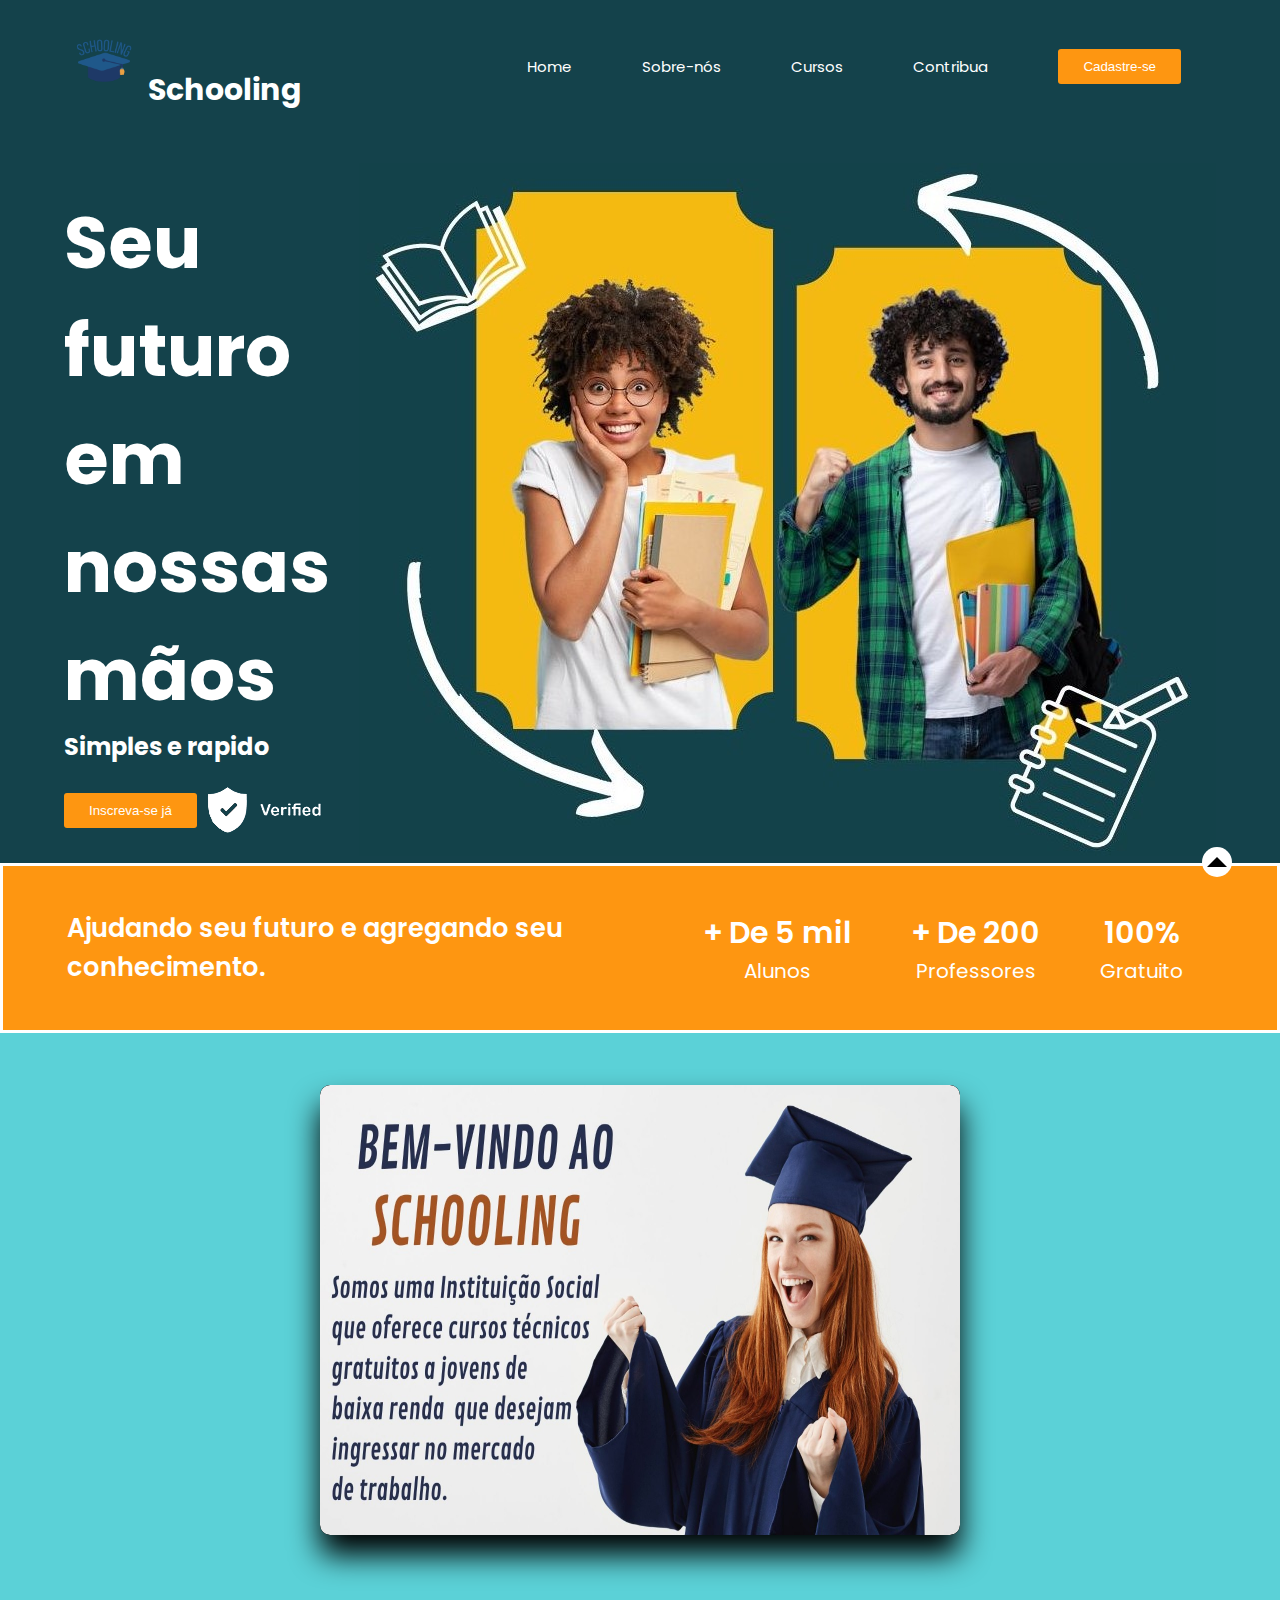
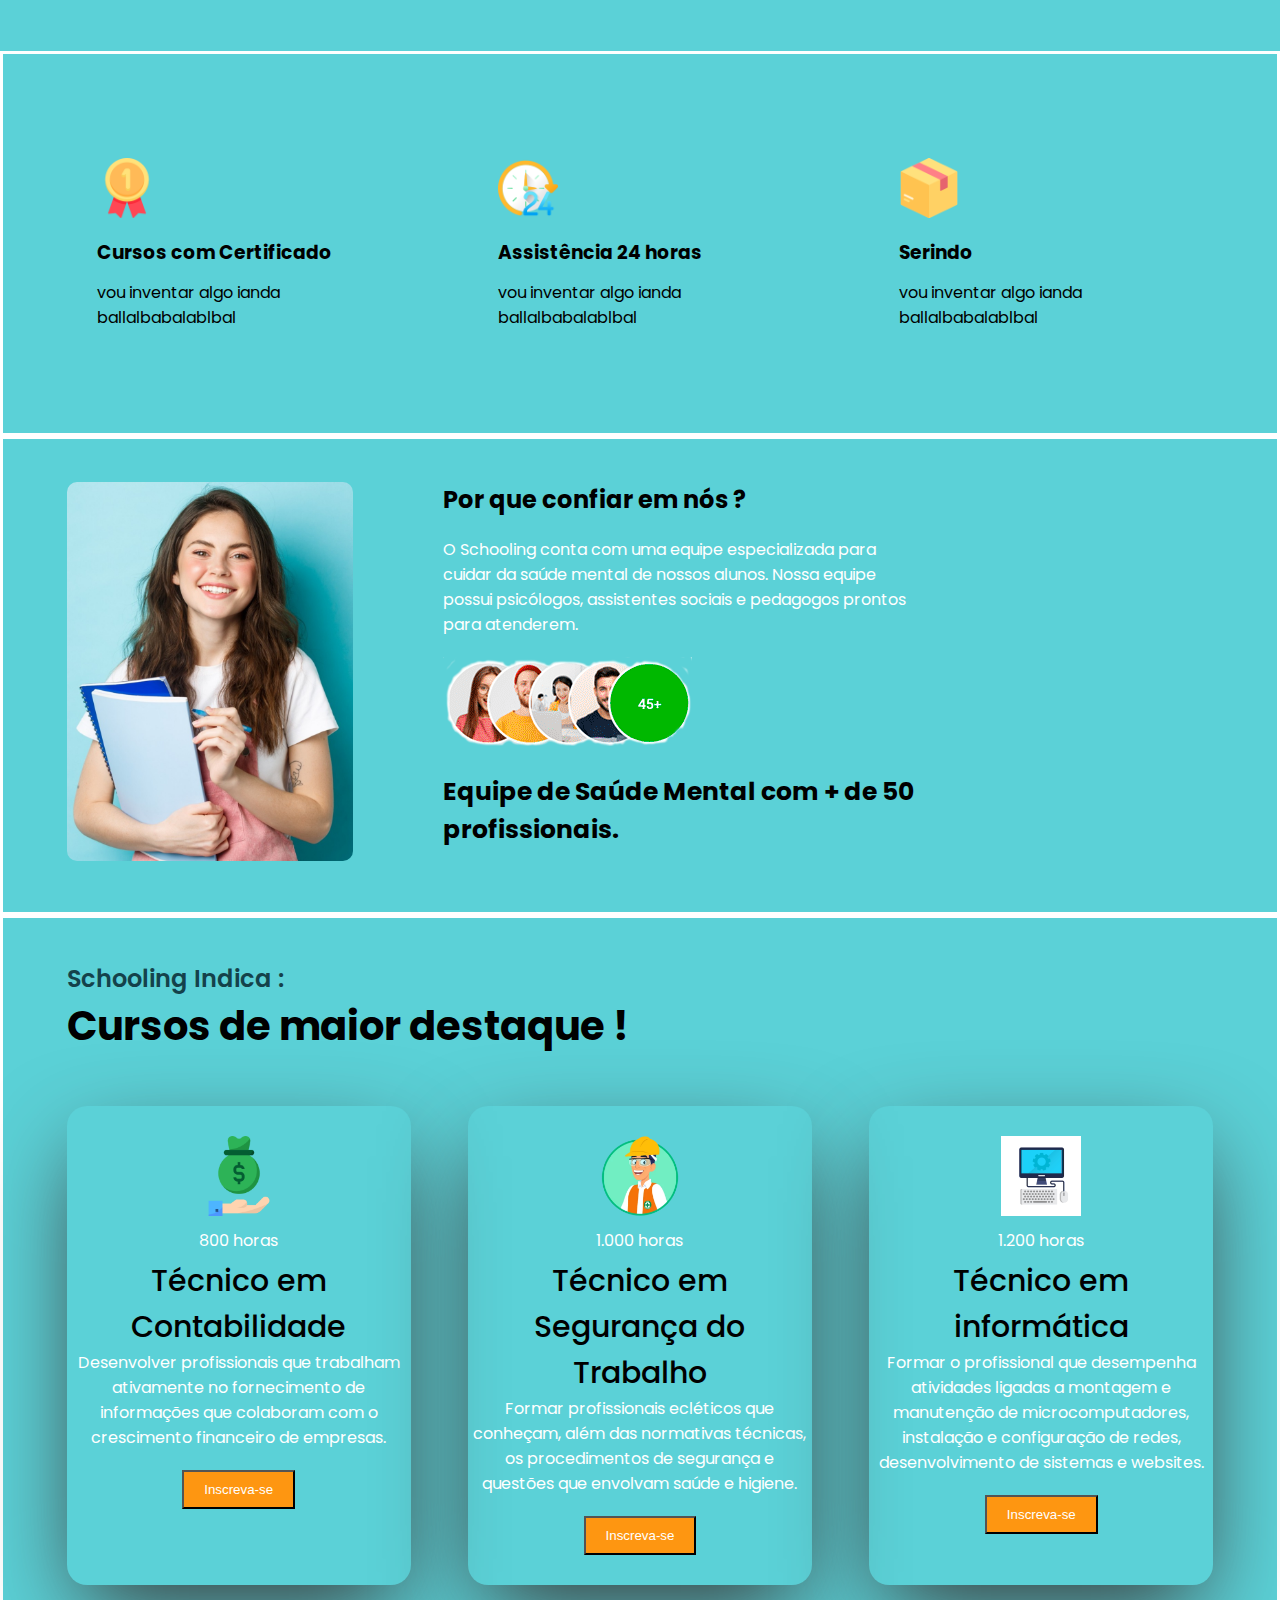
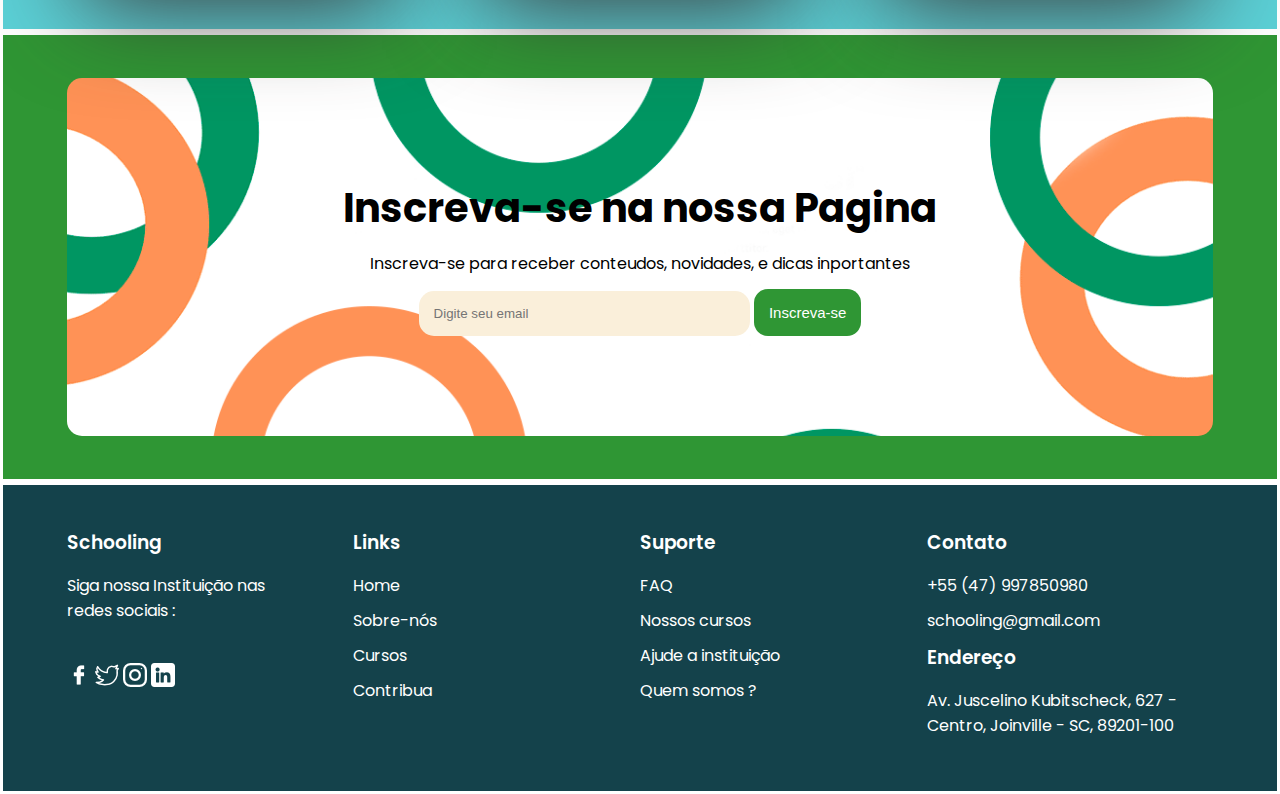
<file: Atualiza-ao-01-12-22-main (1)/Atualiza-ao-01-12-22-main/TCC-01.12.22/Beta V 3.0 Home/index.html>
<!DOCTYPE html>
<html lang="pt-br">
<head>
    <meta charset="UTF-8">
    <meta http-equiv="X-UA-Compatible" content="IE=edge">
    <meta name="viewport" content="width=device-width, initial-scale=1.0">
    <link rel="shortcut icon" href="img/chapeu de formatura.icon.png" type="image/x-icon">
    <link rel="stylesheet" href="css/style.css">
    <title>Schooling</title>
</head>
<body>


    <!--inicio backgraund verde-->
    <div class="background-verde">
        <!--Header-->
        <header>
            <!--container-->
            <div class="container">
                <nav>
                    <div class="logo"> 
                       <a href="img/schooling logo.png"></a>
                        <img src="img/schooling logo.png" alt="logo do site">
                        <a href="index.html">Schooling</a>
                    </div>                   
                    <ul class="ul">
                        <li> <a href="#"> Home </a></li>
                        <li> <a href="#"> Sobre-nós </a></li>
                        <li> <a href="#"> Cursos </a></li>
                        <li> <a href="#"> Contribua </a></li>
                        <li> <a href="#"><button class="btn-gradiente">Cadastre-se</button></a></li>
                    </ul>      
                    <div class="menu-icon">
                        <img src="img/menu.png" alt="menu">
                    </div>        
                </nav>
            </div>
            <!--Fim do cantainer-->

            
        </header>
        <!--Fim do header-->
       
       
        <!--main-->
        <main>
            <div class="container">
                <div class="main-text">
                    <h1>Seu futuro em nossas mãos</h1>
                    <h2>Simples e rapido</h2>
                    <div>
                        <button class="btn-gradiente">Inscreva-se já</button>
                     <img src="img/verificado.png" alt="verificado">
                    </div>
                 </div>
                 
                 <div class="main-img">
                    <img src="img/img2.jpg" alt="Homens sorrindo">
                 </div>
            </div>
        </main>
        <!--Fim do main-->

    </div>
     <!--Fim backgraund verde-->


    <!--inicio section Resultados-->
    <section class="resultados">
        <!--container-->
        <div class="container">
            <!--resultados text-->
            <div class="resultados-text">
            Ajudando seu futuro e agregando seu conhecimento.
            </div>
            <!--Fim resultados text-->
            <div class="resultados-numero">
                <p>
                    <span>+ De 5 mil</span><br>
                    Alunos
                </p>

                <p>
                    <span>+ De 200</span><br>
                    Professores
                </p>

                <p>
                    <span>100% </span><br>
                    Gratuito
                </p>

            </div>
        </div>
        <!-- Fim do container-->
    </section>
    <!--Fim do section Resultados-->



    <!--Inicio do slide-->
       <div class="container-slide">
        <div class="action-button" id="previous">&laquo</div>
        <div class="container-items" id="container-items"></div>
        <div class="action-button" id="next">&raquo</div>
    </div>
    <!--Fim do slide-->



    <!--section diferencias-->
    <section class="diferencias" >
        <div class="container">
            <div class="card">
                <img src="img/medal.png" alt="medalha">
                <h3 class="titulo">Cursos com Certificado</h3>
                <p> 
                    vou inventar algo ianda ballalbabalablbal
                </p>
            </div>
            <div class="card">
                <img src="img/24h.png" alt="24 horas">
                <h3 class="titulo">Assistência 24 horas</h3>
                <p> 
                    vou inventar algo ianda ballalbabalablbal
                </p>
            </div>
            <div class="card">
                <img src="img/caixa.png" alt="caixa">
                <h3 class="titulo">Serindo</h3>
                <p> 
                    vou inventar algo ianda ballalbabalablbal 
                </p>
            </div>
        </div>
    </section>
 <!--Fim section diferencias-->


  <!--section diferencias-->
  <section class="casa">
    <div class="container">
        <div class="casa-img">
            <img src="img/imagem-moça.jpeg" alt="imagem-moça">
        </div>
        <div class="casa-text">
            <h2>Por que confiar em nós ? </h2>
            <p>
                O Schooling conta com uma equipe especializada para cuidar da saúde mental 
                de nossos alunos. Nossa equipe possui psicólogos, assistentes sociais e pedagogos prontos para atenderem.<br>
            </p>
            <img src="img/user-happy.png" alt="">
            <p>
                <b> Equipe de Saúde Mental com + de 50 profissionais.</b>
            </p>
        </div>
    </div>
     
  </section>
   <!-- Fim section diferencias-->

    <!--melhores cursos-->
   <section class="melhores-lugares">
    <div class="container">
        <p class="azul"> Schooling Indica :</p>
        <h2>Cursos de maior destaque !</h2>
        <div class="cards">
            <!--card item 1-->
            <div class="card-iten">
                <img src="img/contabilidade.png" alt="contabilidade">
                <p class="local-casa"> 800 horas</p>
                <p class="nome-casa">Técnico em Contabilidade</p>
                <p class="contato">
                    Desenvolver profissionais que trabalham ativamente no fornecimento de <br> informações que colaboram com o crescimento financeiro de empresas.  
                </p>
                <button>Inscreva-se</button>
            </div>
             <!--Fim card item1-->
             <!--card item 2-->
            <div class="card-iten">
                <img src="img/O-Cipinha.webp" alt="cipa">
                <p class="local-casa"> 1.000 horas</p>
                <p class="nome-casa">Técnico em Segurança do Trabalho</p>
                <p class="contato">
                    Formar profissionais ecléticos que <br> conheçam, além das normativas técnicas,<br> os procedimentos de segurança e <br> questões que envolvam saúde e higiene.
                </p>
                <button>Inscreva-se</button>
            </div>
             <!--Fim card item2-->
             <!--card item 3-->
            <div class="card-iten">
                <img src="img/informatica.jpg" alt="informatica">
                <p class="local-casa"> 1.200 horas</p>
                <p class="nome-casa"> Técnico em <br> informática</p>
                <p class="contato">
                    Formar o profissional que desempenha atividades ligadas a montagem e <br> manutenção de microcomputadores, instalação e configuração de redes, desenvolvimento de sistemas e websites.
                </p>
                <button class="">Inscreva-se</button>
            </div>
             <!--Fim card item3-->
        </div>

    </div>
 
   </section>
   <!--melhores cursos-->

   <!--newslatter-->
   <section class="newslatter">
    <div class="container">
        <div class="box-newsletter">
            <h2>Inscreva-se na nossa Pagina</h2>
            <p>Inscreva-se para receber conteudos, novidades, e dicas inportantes</p>
            <form>
                <input type="email" placeholder="Digite seu email">
                <button>
                    Inscreva-se
                </button>
            </form>
        </div>
    </div> 

   </section>
  <!-- Fim newslatter-->

    <!--footer-->
    <footer>
        <div class="container">
            <!--UL 1-->
            <ul>
                <h3>Schooling</h3>
                <p>Siga nossa Instituição nas <br> redes sociais :</p>
                <div class="redes-socias"></div>
               <a href="https://www.facebook.com/profile.php?id=100010235295957"></a> <img src="img/facebook.png" alt="facebook">
                <img src="img/twitter.png" alt="twitter">
                <img src="img/instagram.png" alt="instagram">
                <img src="img/linkedin.png" alt="linkedin">
            </ul>
            
             <!-- fim ul 1-->
             <!--  ul 2-->   
             <ul>
                    <h3>Links</h3>
                    <li><a href="#">Home</a></li>
                    <li><a href="#">Sobre-nós</a></li>
                    <li><a href="#">Cursos</a></li>
                    <li><a href="#">Contribua</a></li>
            </ul>
            <!-- fim ul 2-->
            <!--  ul 3-->
            <ul>
                <h3>Suporte</h3>
                <li><a href="">FAQ</a></li>
                <li><a href="">Nossos cursos</a></li>
                <li><a href="">Ajude a instituição</a></li>
                <li><a href="">Quem somos ?</a></li>
            </ul>
            <!-- fim ul 3-->
            <!--ul 4-->
            <ul>
                <h3>Contato</h3>
                <li>
                    <p>+55 (47) 997850980</p>
                </li>
                <li>
                    <p>schooling@gmail.com</p>
                </li>
                <li>
                    <h3>Endereço</h3>
                </li>
                <li>
                    <p>Av. Juscelino Kubitscheck, 627 - Centro, Joinville - SC, 89201-100</p>
                </li>
            </ul>
            <!-- fim ul 4-->
        </div>
    </footer>
    <!-- Fim footer-->


    <h1 class="intro-copy"></h1>
      <a class="top-link hide" href="" id="js-top">
        <svg xmlns="http://www.w3.org/2000/svg" viewBox="0 0 12 5"><path d="M12 6H0l6-6z"/></svg>
        <span class="screen-reader-text">voltar</span>
      </a>

    <script src="js/main.js"></script>
</body>
</html>
</file>
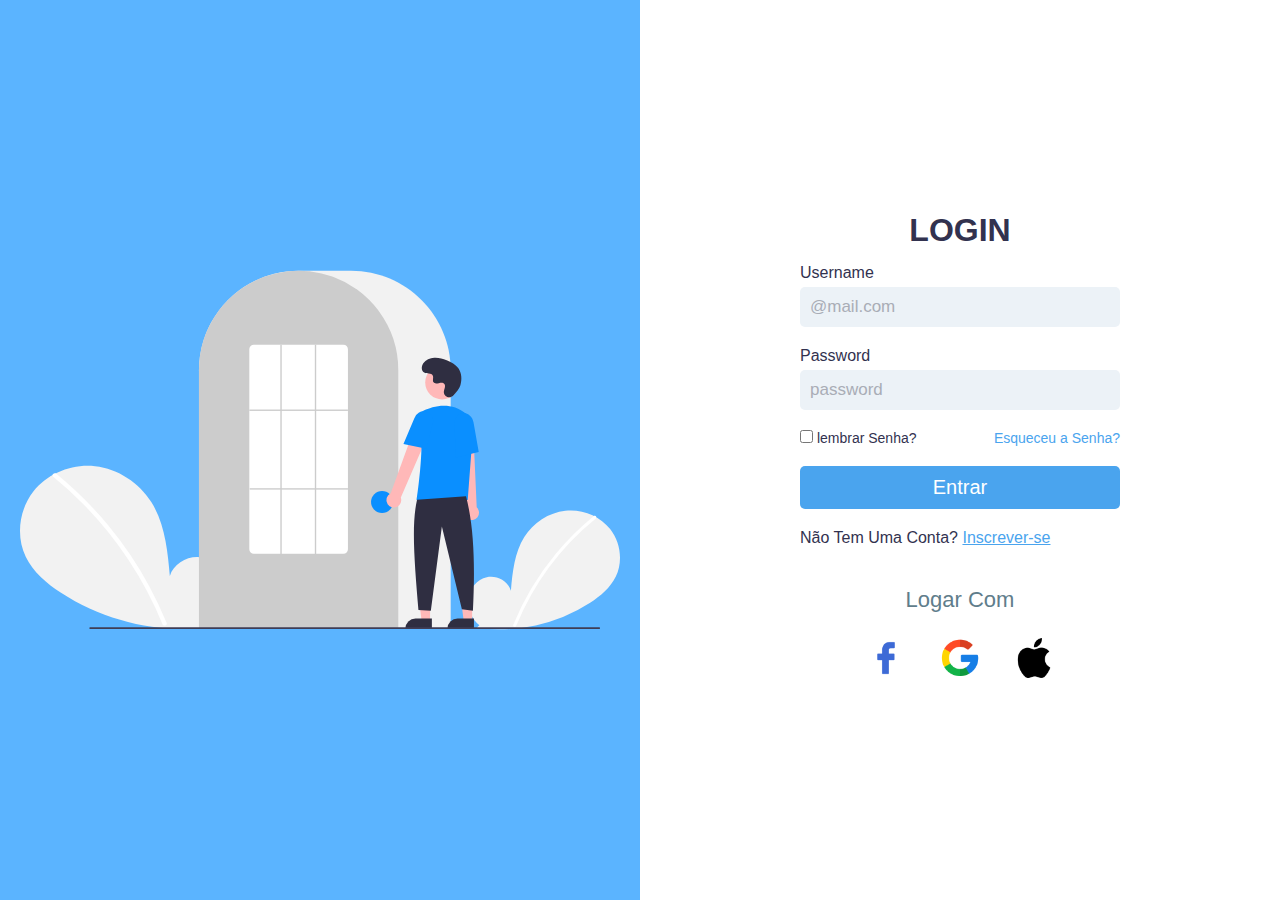
<file: Atualiza-ao-01-12-22-main (1)/Atualiza-ao-01-12-22-main/TCC-01.12.22/Beta V 3.0 login/index.html>
<!DOCTYPE html>
<html lang="pt-br">

<head>
    <meta charset="UTF-8">
    <meta http-equiv="X-UA-Compatible" content="IE=edge">
    <meta name="viewport" content="width=device-width, initial-scale=1.0">
    <!-- Link CSS -->
    <link rel="stylesheet" href="css/style.css">
    <title>Tela De Login Responsiva</title>
</head>

<body>
    <div class="container-login">
        <div class="img-box">
            <img src="img/login.svg">
        </div>
        <div class="content-box">
            <div class="form-box">
                <h2>Login</h2>
                <form>
                    <div class="input-box">
                        <span>Username</span>
                        <input type="email" placeholder="@mail.com">
                    </div>

                    <div class="input-box">
                        <span>Password</span>
                        <input type="password" placeholder="password">
                    </div>

                    <div class="remember">
                        <label>
                            <input type="checkbox"> lembrar Senha?
                        </label>
                        <a href="file:///C:/Users/kamil/Desktop/TCC-main%20(2)/TCC-main/Beta%20V%203.0%20Home/Beta%20V%203.0/index.html">Esqueceu a Senha?</a>
                    </div>

                    <div class="input-box">
                        <input type="submit" value="Entrar">
                    </div>

                    <div class="input-box">
                       <p>Não Tem Uma Conta? <a href="#">Inscrever-se</a></p>
                    </div>
                </form>
                <h3>Logar Com</h3>
                <ul class="ul">
                    <li><img src="img/facebook.png"></li>
                    <li><img src="img/google.png"></li>
                    <li><img src="img/apple.png"></li>
                </ul>
            </div>
        </div>
    </div>
</body>

</html>
</file>
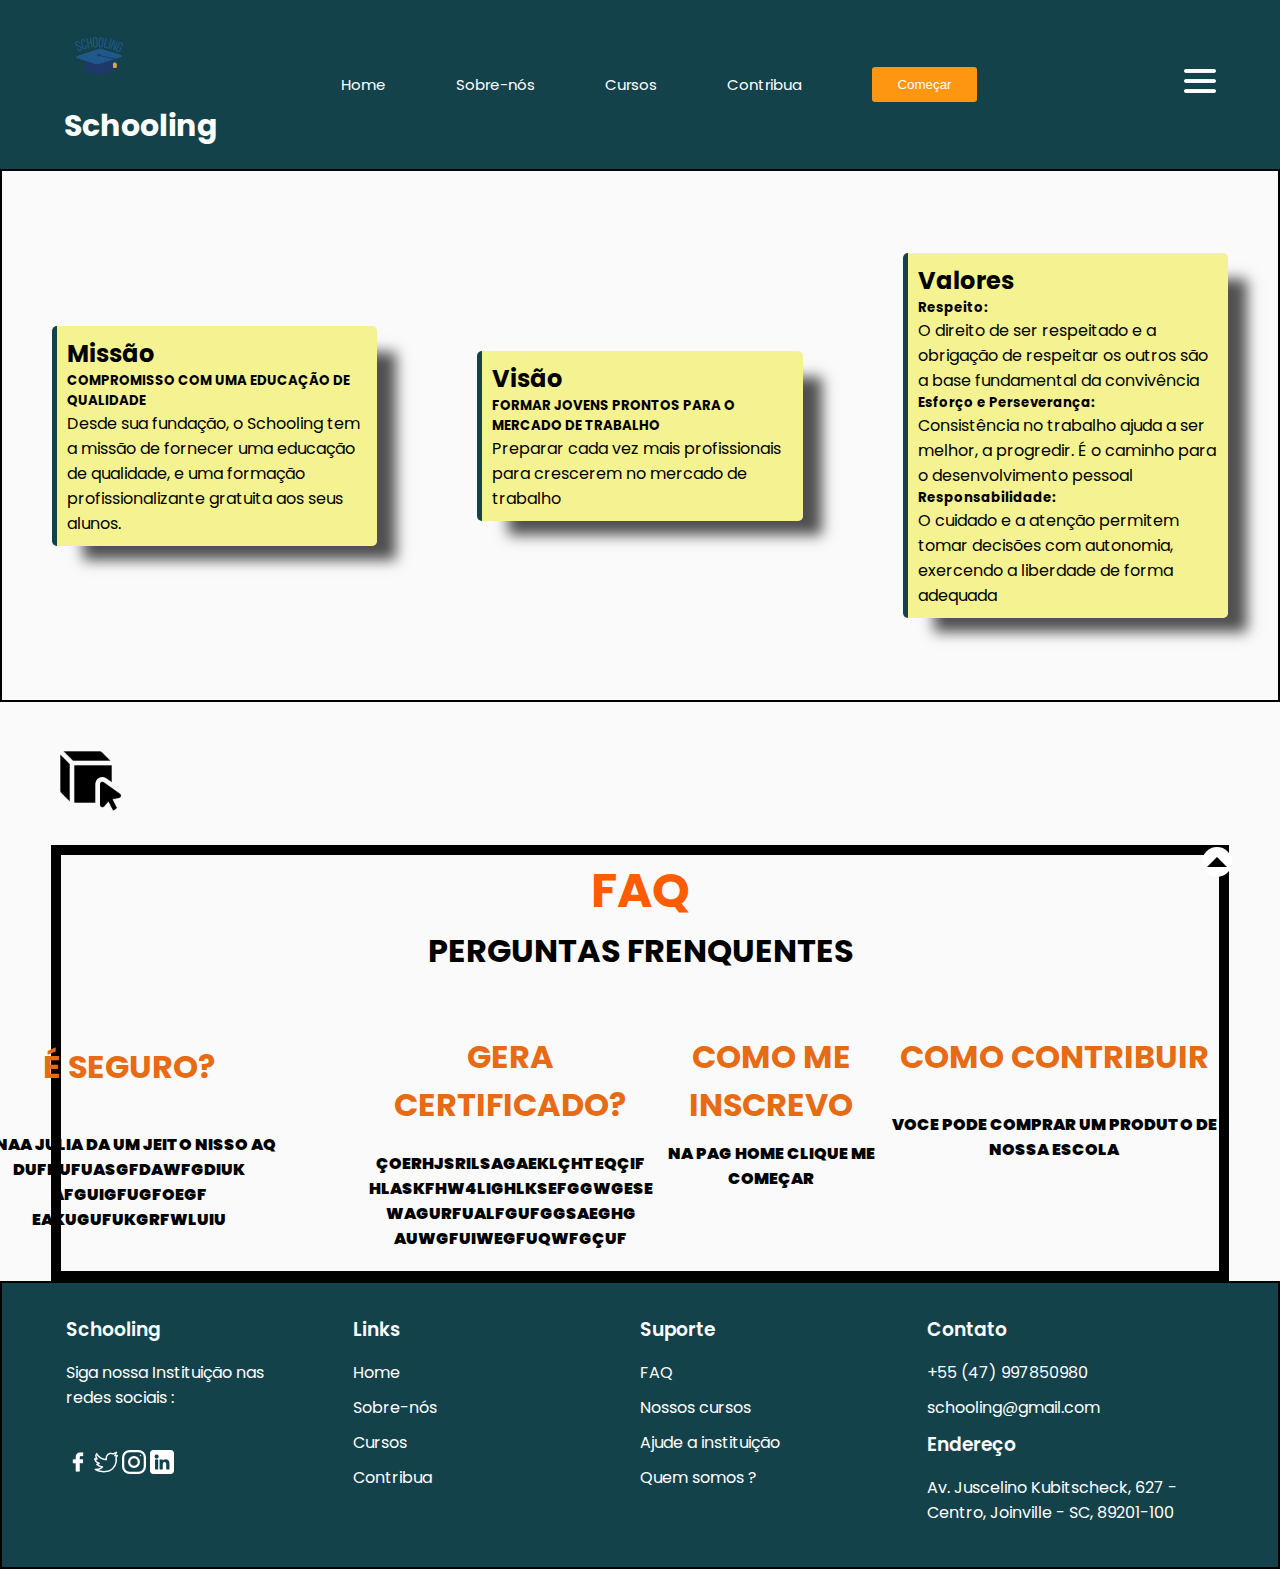
<file: Atualiza-ao-01-12-22-main (1)/Atualiza-ao-01-12-22-main/TCC-01.12.22/Beta V 3.0 sobre-nós/index_sobre_nos.html>
<!DOCTYPE html>
<html lang="pt-br">
<head>
    <meta charset="UTF-8">
    <meta http-equiv="X-UA-Compatible" content="IE=edge">
    <meta name="viewport" content="width=device-width, initial-scale=1.0">
    <link rel="shortcut icon" href="img/chapeu de formatura.icon.png" type="image/x-icon">
    <link href="https://fonts.googleapis.com/css2?family=Poppins:ital,wght@0,200;0,400;0,600;1,200;1,400;1,600&display=swap"
    rel="stylesheet"/>
    <meta name="viewport" content="width=device-width, initial-scale=1.0" />
    <link rel="stylesheet" href="css/style.css">
    <title>Schooling</title>
</head>
<body>


    <!--inicio nav-bar backgraund verde-->
    <div class="background-verde">
        <!--Header-->
        <header>
            <!--container-->
            <div class="container">
                <nav>
                    <div class="logo"> 
                       <a href="img/schooling logo.png"></a>
                        <img src="img/schooling logo.png" alt="logo do site">
                        <a href="index.html">Schooling</a>
                    </div>                   
                    <ul class="ul">
                        <li> <a href="#"> Home </a></li>
                        <li> <a href="#"> Sobre-nós </a></li>
                        <li> <a href="#"> Cursos </a></li>
                        <li> <a href="#"> Contribua </a></li>
                        <li> <a href="#"> <button class="btn-gradiente">Começar</button></a></li>
                    </ul>      
                    <div class="menu-icon">
                        <img src="img/menu.png" alt="menu">
                    </div>        
                </nav>
            </div>
            <!--Fim do cantainer-->
        </header>
        <!-- Fim do Header-->
    </div>
    <!--inicio nav-bar backgraund verde-->


        


        <!--Sobre nos-->
        <section>
        <div class="row">
            <div class="card green">
              <h2>Missão</h2>
              <h5>COMPROMISSO
                COM UMA EDUCAÇÃO
                DE QUALIDADE</h5>             
                   <P>Desde sua fundação, o Schooling tem a missão
                   de fornecer uma educação de qualidade, e uma formação 
                profissionalizante gratuita aos seus alunos. </p>
              
            </div>
       
            <div class="card blue">
              <h2>Visão</h2>
              
              
              <h5>
                FORMAR JOVENS PRONTOS PARA O MERCADO DE TRABALHO
              </h5>
                <p>Preparar cada vez mais profissionais para crescerem no mercado de trabalho

                </p>
              
            </div>
       
            <div class="card red">
              <h2>Valores</h2>
              <p> 
                <h5>Respeito:</h5>
                O direito de ser respeitado e a obrigação de respeitar os outros são a base fundamental da convivência
              
              
                <h5>Esforço e Perseverança:</h5>
                Consistência no trabalho ajuda a ser melhor, a progredir. É o caminho para o desenvolvimento pessoal
              </p>


              <h5>Responsabilidade:</h5>
              <p>O cuidado e a atenção permitem tomar decisões com autonomia, exercendo a liberdade de forma adequada</p>

              
            </div>
   </section>
   <!-- Fim Sobre nos-->



   <!--Inicio FAQ-->
   <div class="wrapper">
    <nav>
        <div class="logo">
            <a href="index.html"> <img src="img/logo.png"> </a>
        </div>
    </nav>
    <!-- main -->
    <main>
        <!-- main texto -->
        <div class="main__text">
            <h1>FAQ</h1>
            <h3>Perguntas frenquentes</h3>
           

            <div class="main__text-footer">
                <div>
                    <h4>É seguro?</h4>
                    <p>
                    anaa julia da um jeito nisso aq  dufdufuasgfdawfgdiuk <br> afguigfugfoegf <br>eakugufukgrfwluiu   
                    </p>
                   
                </div>
                <div class="card-1">
                    <h4>gera certificado?</h4> 
                    <p>
                        çoerhjsrilsagaeklçhteqçif<br>
                        hlaskfhw4lighlksefggwgese <br> 
                        wagurfualfgufggsaeghg <br>
                         auWGfuiwegfuqwfgçuf
                        </p>
                </div>
                <div>
                    <h4>como me inscrevo</h4>
                    <p>na pag home clique me começar</p>
                </div>
                <div>
                    <h4>como contribuir </h4>
                    <p>voce pode comprar um produto de nossa escola</p>
                </div>
            </div>
        </div>
        <!-- Fim main texto -->
    </main>
    <!-- Fim main -->
</div>
<!--Fim FAQ-->


    <!--footer-->
    <footer>
        <div class="container">
            <!--UL 1-->
            <ul>
                <h3>Schooling</h3>
                <p>Siga nossa Instituição nas <br> redes sociais :</p>
                <div class="redes-socias"></div>
                <img src="img/facebook.png"  alt="facebook">
                <img src="img/twitter.png" alt="twitter">
                <img src="img/instagram.png" alt="instagram">
                <img src="img/linkedin.png" alt="linkedin">
            </ul>
            
             <!-- fim ul 1-->
             <!--  ul 2-->   
             <ul>
                    <h3>Links</h3>
                    <li><a href="#">Home</a></li>
                    <li><a href="#">Sobre-nós</a></li>
                    <li><a href="#">Cursos</a></li>
                    <li><a href="#">Contribua</a></li>
            </ul>
            <!-- fim ul 2-->
            <!--  ul 3-->
            <ul>
                <h3>Suporte</h3>
                <li><a href="#">FAQ</a></li>
                <li><a href="#">Nossos cursos</a></li>
                <li><a href="#">Ajude a instituição</a></li>
                <li><a href="#">Quem somos ?</a></li>
            </ul>
            <!-- fim ul 3-->
            <!--ul 4-->
            <ul>
                <h3>Contato</h3>
                <li>
                    <p></a>+55 (47) 997850980</p>
                </li>
                <li>
                    <p>schooling@gmail.com</p>
                </li>
                <li>
                    <h3>Endereço</h3>
                </li>
                <li>
                    <p>Av. Juscelino Kubitscheck, 627 - Centro, Joinville - SC, 89201-100</p>
                </li>
            </ul>
            <!-- fim ul 4-->
        </div>
    </footer>
    <!-- Fim footer-->


    <h1 class="intro-copy"></h1>
      <a class="top-link hide" href="" id="js-top">
        <svg xmlns="http://www.w3.org/2000/svg" viewBox="0 0 12 5"><path d="M12 6H0l6-6z"/></svg>
        <span class="screen-reader-text">voltar</span>
      </a>

    <script src="js/main.js"></script>
</body>
</html>
</file>
<file: Atualiza-ao-01-12-22-main (1)/Atualiza-ao-01-12-22-main/TCC-01.12.22/Beta V 3.0 Home/css/style.css>
@import url('https://fonts.googleapis.com/css2?family=Poppins:ital,wght@0,100;0,200;0,300;0,400;0,500;0,600;0,700;0,800;1,100;1,200;1,300;1,400;1,500;1,600;1,700;1,800;1,900&display=swap');



* {
    margin: 0;
    padding: 0;
    box-sizing: border-box;
    text-decoration: none;
    list-style: none;
}

body {
    font-family: 'Poppins', sans-serif;
    background-color: #5bd1d7;
    
    

    
    
}

:root{
    --verde-escuro: #14424b;
    --verde: #2f9634;
    --orange: #ff7c37;
    --degrade-btn: linear-gradiente (#fe9611, #ff5c00);
    --color-p: #a1a1a1;
    --color-p-2: #868585;
}

.background-verde{
    background: var(--verde-escuro);
}

/* classes reutilizaveis */
.container {
    max-width: 1440px;
    padding: 0 5%;
    margin: 0 auto;
}

section,
footer{
    padding: 2.7rem 0;
    border: solid 3px white;
    
}


.btn-gradiente{
    padding: 10px 25px;
    color: white;
    border: none;
    cursor: pointer;
    background: #fe9611;
    border-radius: 3px;
}

nav{
    display: flex;
    justify-content: space-between;
    align-items: center;
    padding: 20px  0;
    
}

.logo a{
    font-size: 30px;
    font-weight: bold;
    color: white;
}

.logo img{
    font-size: 15px;
    width:  80px;
    height: 10%;
    border-radius: 20%;
}

.ul {
    display: flex;
    align-items: center;
}

.ul li {
    margin: 0 35px;
    font-size: 15px;
}

.ul li a {
    color: white;
}

/* main */

main .container{
    display: flex;
    align-items: center;
    justify-content: space-between;
    margin-top: 30px;
    
}

.main-text {
    width: 50%;
    color: white;
}

.main-text h1{
    font-size: 4.5rem;
    
}

.main-text div {
   display: flex;
   align-items: center;
   margin-top: 20px;
}

.main-img{
    width: 50%;
}

.main-img{
   width:100%;
}

/* menu icon*/

.menu-icon {
    display: none;
    position: relative;
    z-index: 10;
}


/* section resultados*/
.resultados{
    background-color: #fe9611;
    margin-bottom: -10%;

}

.resultados .container{
    display: flex;
    align-items: center;
    justify-content: space-between;
}

.resultados  .resultados-text {
    color: white;
    font-size: 1.6rem;
    font-weight: 600;
    width: 50%;
}

.resultados .resultados-numero{
    display: flex;
    align-items: center;
    justify-content: center;
    color: white;
}

.resultados .resultados-numero p{
    text-align: center;
    margin: 0 30px;
    font-size: 20px;
}

.resultados .resultados-numero p span{
    font-size: 30px;
    font-weight: 600;

}
/* Fim section resultados*/


/* slide*/
.container-slide{
    display: flex;
    justify-content: space-between;
    width: 50vw;
    height: 50vh;
    background-color: black;
    margin: 20vh auto;
    border-radius: 10px;
    box-shadow: 0 20px 30px black;
  
    
}

.container-items {
    position: absolute;
    display: flex;
    width: 50vw;
    height: 50vh;
    border-radius: 10px;
    overflow: hidden;
}

.item {
    width: 50vw;
    height: 50vh;
    transition: all 1s;
}
.item:first-child{
    margin-left: -100%;
}

.item img {
    width: 50vw;
    height: 50vh;
    border-radius: 10px;
}

.action-button{
    font: bold 30px sans-serif;
    display: flex;
    justify-content: center;
    align-items: center;
    width: 50px;
    color: #00000000;
    user-select: none;
    z-index: 1;
}
.action-button:hover{
    color: white;
    background-color: #00000055;
    border-radius: 10px;
    cursor: pointer;
    transition: all 1s;
}






/* section diferencias*/

 .diferencias{
    margin-top: -5%;
}
.diferencias .container{
    margin: 10px;
    display: flex;
    justify-content: space-between;
    margin: 30px auto;
}
.diferencias .card{
    width: 30%;
    cursor: pointer;
    padding: 30px;
    border-radius: 15px;
    transition: 0.3s;
}

.diferencias .card:hover{
   box-shadow: 0px 10px 67px 8px #f5fae685;
}
.diferencias .card img{
    width: 60px;
}
.diferencias .card .titulo{
    margin: 13px 0;
    font-size: 600;
}

/* section casa*/
.casa .container{
    display: flex;
    align-items: center;
}

.casa .casa-img{
    width:  25%;
}

.casa .casa-img img{
    width: 100%;
    border-radius: 10px;
}

.casa .casa-text{
    width: 50%;
    padding-left: 90px ;
}

.casa .casa-text h2{
    font-size: 2,5em;
}
.casa .casa-text p{
    margin: 20px 0;
    color: white;
}

.casa .casa-text p b{
    color: black;
    font-size: 25px;
}

.melhores-lugares .azul{
    font-size: 24px;
    font-weight: 600;
    color: #14424b;
}
.melhores-lugares h2{
    font-size: 2.5rem;
}

.melhores-lugares .cards {
    display: flex;
    justify-content: space-between;
    margin-top: 50px;
    
}

.melhores-lugares .cards .card-iten{
    width: 30%; 
    text-align: center;
    padding: 30px 0;
    border-radius: 20px;
   box-shadow: 0px 35px  97px -15px rgb(57, 51, 51);
    opacity: 100%;
}

.melhores-lugares .cards img{
     width: 80px;
}

.melhores-lugares .cards .local-casa{
    margin: 5px 0;
    color: white;
}

.melhores-lugares .cards .nome-casa{
    font-size: 30px;
    font-weight: 500;
}
.melhores-lugares .cards .contato{
    margin-bottom: 20px;
    color: white;
}



.melhores-lugares .cards button {
    padding: 10px 20px;
    color: white;
    background-color: #fe9611;
    cursor: pointer;
}

/*newslatter*/

.newslatter{
    background-color: #2f9634;
}


.newslatter .box-newsletter{
    text-align: center;
    padding: 100px;
    background-image: url('../img/background-newsletter.png');
    background-repeat: no-repeat;
    background-size: cover;
    background-position: center;
    border-radius: 15px;
}

.newslatter .box-newsletter h2{
    font-size: 2.5rem;
}

.newslatter .box-newsletter p{
    margin: 13px 0;
}

.newslatter .box-newsletter input{
    width: 35%;
    padding: 15px;
    border-radius: 15px;
    border: none;
    outline: none;
    color: #00000098;
    background-color: #faefda;
}

.newslatter .box-newsletter button{
    font-size: 15px;
    border: none;
    outline: none;
    padding: 15px;
    border-radius: 14px;
    color: white;
    background-color: var(--verde );
    cursor: pointer;
}
/* Fim newslatter*/

/* Section footer*/
footer{
     background-color: var(--verde-escuro);
}
footer .container{
    display: flex;
    color: white;
    cursor: pointer;
}
footer .container ul{
    width: 25%;
}
footer .container h3{
    margin-bottom: 16px;
    font-weight: 600;
}
footer .container .redes-socias img{
    margin-right: 10px;      
}
footer .container ul > p{
    margin-bottom: 40px;
}
footer .container li{
        margin: 10px 0;
}
footer .container a{
     color: white;
}
/* Fim  Section footer*/

/* responsivo */
@media (max-width: 960px){
    .menu-icon {
        display: block;
    }
    .ul{
        position: fixed;
        background: var(--verde-escuro);
        top: 0;
        width: 100%;
        height: 100%;
        left: 100%;
        transition: 0.3s;
        flex-direction: column;
        justify-content: center;
    }

    .ul li {
        font-size: 20px;
        margin: 20px 0;
    }

    .ul.ativo{
        left: 0;
    }

    main .container{
        flex-direction: column;
    }

    main .container .main-img,
    main .container .main-text{
        width: 100%;
        text-align: center;
    }
    main .container .main-text h1{
        font-size: 4rem;
    }
    main .container .main-text div{
        justify-content: center;
    }

    .resultados .container{
        flex-direction: column;
    }
    .resultados .resultados-text,
    .resultados .resultados-numero{
      width: 100%;
      text-align: center;

    }
    .resultados-numero{
      margin-top: 30px;
    }

    .diferencias .container{
        flex-direction: column;
    }
    .diferencias .card{
            width: 100%;
    }

    .casa .container{
        flex-direction: column-reverse;
    }

    .cosa .casa-text,
    .casa .casa-img{
        width: 100%;
        align-items: center;
        padding: 0;
    }
    .melhores-lugares .cards{
        flex-direction: column;
    }
    .melhores-lugares .cards .card-iten{
        width: 100%;
        margin-top: 50px;
    }
    .newslatter .box-newsletter{
        padding: 50px;
        
    }
    .newslatter .box-newsletter h2{
        font-size:  2rem;
    }
    .newslatter .box-newsletter input{
        width: 90%;
    }
     
    .newslatter .box-newsletter button{
        width: 50%;
        margin-top: 20px;
    }

    footer .container{
        flex-direction: column;
    }

    footer .container  ul{
        width: 100%;
        margin-bottom: 30px;        
    }
}

@media (max-width:440px){
    .resultados .resultados-numero{
        flex-direction: column;
    }

 main .container .main-text h1 {
    font-size: 3rem;

}

}


/*botao voltar ao inicio*/
.intro-copy {
    
   
    max-width: 15em;
    font-family: Helvetica;
    font-weight: lighter;
    font-size: 2em;
    line-height: 1.2;
    text-align: center;
  }
  
  .top-link {
    transition: all .25s ease-in-out;
    position: fixed;
    bottom: -25px;
    right: 0;
    display: inline-flex;
    cursor: pointer;
    align-items: center;
    justify-content: center;
    margin: 0 3em 3em 0;
    border-radius: 50%;
    padding: .25em;
    width: 30px;
    height: 30px;
    background-color: #ffffff;
  }
  

.screen-reader-text {
    position: absolute;
    clip-path: inset(50%);
    margin: -1px;
    border: 0;
    padding: 0;
    width: 1px;
    height: 1px;
    overflow: hidden;
    word-wrap: normal !important;
    clip: rect(1px, 1px, 1px, 1px);
    
  }
  /*botao voltar ao inicio*/
</file>
<file: Atualiza-ao-01-12-22-main (1)/Atualiza-ao-01-12-22-main/TCC-01.12.22/Beta V 3.0 login/css/style.css>
* {
    margin: 0;
    padding: 0;
    box-sizing: border-box;
    font-family: Arial, Helvetica, sans-serif;
}

.container-login {
    position: relative;
    width: 100%;
    height: 100vh;
    display: flex;
}

.img-box {
    width: 50%;
    height: 100%;
    background-color: #5bb4ff;
    padding: 20px;
}

.img-box img {
    width: 100%;
    height: 100%;
}

.content-box {
    display: flex;
    justify-content: center;
    align-items: center;
    width: 50%;
    height: 100%;
}

.content-box .form-box {
    width: 50%;
}

.content-box .form-box .ul {
    display: flex;
    align-items: center;
    justify-content: center;
}

.content-box .form-box .ul li {
    list-style: none;
    width: 60px;
    height: 60px;
    display: flex;
    justify-content: center;
    align-items: center;
    border-radius: 50%;
    margin: 0 7px;
    cursor: pointer;
    transition: 0.3s;
}

.content-box .form-box .ul li:hover {
    background: #e4e4e4;
}

.form-box .ul li img {
    width: 40px;
}

.content-box .form-box h2 {
    color: #32324f;
    font-weight: 600;
    font-size: 2em;
    text-transform: uppercase;
    margin-bottom: 15px;
    text-align: center;
}

.content-box .form-box .input-box {
    margin-bottom: 20px;
}

.content-box .form-box .input-box input {
    width: 100%;
    padding: 10px;
    outline: none;
    font-weight: 400;
    border: none;
    font-size: 17px;
    color: #32324f;
    background-color: #ecf2f7;
    border-radius: 5px;
}

.content-box .form-box .input-box span {
    font-size: 16px;
    margin-bottom: 5px;
    display: inline-block;
    color: #32324f;
    font-weight: 400;
}

.content-box .form-box .input-box input::placeholder {
    color: #a9adb6;
}

.content-box .form-box .input-box input[type=submit] {
    background: #4aa4ee;
    color: #fff;
    outline: none;
    border: none;
    font-weight: 500;
    cursor: pointer;
    font-size: 20px;
    transition: 0.3s;
}

.content-box .form-box .input-box input[type=submit]:hover {
    background: #3286ca;
}

.content-box .form-box .remember{
    margin-bottom: 20px;
    color: #32324f;
    font-weight: 400;
    font-size: 14px;
    cursor: pointer;
    display: flex;
    justify-content: space-between;
}

.content-box .form-box .remember a{
    text-decoration: none;
    color: #4aa4ee;
}
.content-box .form-box .remember a:hover{
    color: #3286ca;
}

.content-box .form-box .input-box p {
    color: #32324f;
}
.content-box .form-box .input-box p a{
    color: #4aa4ee;
}

.content-box .form-box .input-box p a:hover{
    color: #3286ca;
}
.content-box .form-box h3
{
    color: #607d8b;
    text-decoration: none;
    margin: 40px 0 15px;
    font-weight: 500;
    text-align: center;
    font-size: 22px;
}
@media (max-width:868px) {
    .container-login .img-box{
        display: none;
    }
    .container-login .content-box{
        width: 100%;
    }
    .container-login .content-box .form-box{
        width: 100%;
        padding: 40px;
        background: white;
        margin: 50px;
    } 
    .container-login .content-box .form-box h3{
        margin: 30px 0 10px;
    } 
}
@media (max-width:450px) {
    .container-login .content-box .form-box .remember{
        flex-wrap: wrap;
    }
    .container-login .content-box .form-box .remember a{
        margin-top: 20px;
    }
    
}
</file>
<file: Atualiza-ao-01-12-22-main (1)/Atualiza-ao-01-12-22-main/TCC-01.12.22/Beta V 3.0 sobre-nós/css/style.css>
@import url('https://fonts.googleapis.com/css2?family=Poppins:ital,wght@0,100;0,200;0,300;0,400;0,500;0,600;0,700;0,800;1,100;1,200;1,300;1,400;1,500;1,600;1,700;1,800;1,900&display=swap');

/*Delimitaçoes Padrao*/
* {
    margin: 0;
    padding: 0;
    box-sizing: border-box;
    text-decoration: none;
    list-style: none;
}
/* Fim Delimitaçoes Padrao*/

/*Pseudo classes color*/
:root{
    --verde-escuro: #14424b;
    --verde: #2f9634;
    --orange: #ff7c37;
    --degrade-btn: linear-gradiente (#fe9611, #ff5c00);
    --color-p: #a1a1a1;
    --color-p-2: #868585;
}
/* Fim Pseudo classes color*/

/*inicio body*/
body {
    font-family: "Poppins", sans-serif;
    background-color: #fafafa;
}
/*Fim body*/



/* nav-bar*/
nav{
    display: flex;
    justify-content: space-between;
    align-items: center;
    padding: 20px  0;
    
}

.container {
    max-width: 1440px;
    padding: 0 5%;
    margin: 0 auto;
}

.background-verde{
    background: var(--verde-escuro);
}


.logo a{
    font-size: 30px;
    font-weight: bold;
    color: white;
}

.logo img{
    font-size: 15px;
    width:  80px;
    height: 10%;
    border-radius: 20%;
}

.ul {
    display: flex;
    align-items: center;
}

.ul li {
    margin: 0 35px;
    font-size: 15px;
}

.ul li a {
    color: white;
}
.btn-gradiente{
    padding: 10px 25px;
    color: white;
    border: none;
    cursor: pointer;
    background: #fe9611;
    border-radius: 3px;
}
/* Fim nav-bar*/




/*Inicio cards MVV*/
:root{
    --verde-escuro: #14424b;
    --verde: #2f9634;
    --orange: #ff7c37;
    --degrade-btn: linear-gradiente (#fe9611, #ff5c00);
    --color-p: #a1a1a1;
    --color-p-2: #868585;
}

.row {
    display: flex;
    justify-content: center;
    align-items: center;
  }

  .card {
    border-radius: 5px;
    box-shadow: 25px 20px 13px -6px rgba(0, 0, 0, 0.687);
    padding: 10px;
    margin: 50px;
    width: 400px;
    transition: all 0.3s ease-out;
    background-color: #eeea0a6f;
  }

  .card:hover {
    transform: translateY(-30px);
    cursor: pointer;
  }
   
  .card p {
    color: black;
    font-size: 16px;
  }

  .blue {
    border-left: 5px solid var(--verde-escuro);
  }
   
  .green {
    border-left: 5px solid var(--verde-escuro);
  }
   
  .red {
    border-left: 5px solid var(--verde-escuro);
  }
  /*Fim cards MVV*/
  

  
/*Inicio do FAQ*/
.wrapper{
    max-width: 1400px;
    margin: 0 auto;
    padding: 0 4%;
    margin-top: 20px;
}

nav .logo{
    width: 70px;
}
nav .logo img{
    width: 100%;
}



main{
    display: flex;
    align-items: center;
    justify-content: space-between;
}
.main__text {
    text-transform: uppercase;
    text-align: center;
    margin-bottom: 0px;
}
.main__text h1{
    font-size: 3em;
    color: #ff5c00;
}
.main__text h3{
    font-size: 2em;
    margin-bottom: 5%;
  
}

.main__text .main__text-footer{
    display: flex;
    margin-top: 4   0px;
    margin-left: 15%;

}
.main__text .main__text-footer h4{
    color: #e66b14;
    font-size: 2em;
    margin-bottom: 20%;
   justify-content: space-between;

  
    
   
}
.main__text .main__text-footer p{
    margin-bottom: 20px;
    color: black;
    font-weight: 900;
    margin-top: -35px;


}
.main__text .main__text-footer div:nth-child(1){
    margin-right: 50px;
    margin-left: -30%;
    margin-top: 10px;
}
/*Fim do FAQ*/



/*footer*/
footer{
    background-color: var(--verde-escuro);
}
footer .container{
   display: flex;
   color: white;
   cursor: pointer;
}
footer .container ul{
   width: 25%;
}
footer .container h3{
   margin-bottom: 16px;
   font-weight: 600;
}
footer .container .redes-socias img{
   margin-right: 10px;      
}
footer .container ul > p{
   margin-bottom: 40px;
}
footer .container li{
       margin: 10px 0;
}
footer .container a{
    color: white;
}
/* Fim footer*/




/*botao voltar ao inicio*/
.intro-copy {
    
   
    max-width: 15em;
    font-family: Helvetica;
    font-weight: lighter;
    font-size: 2em;
    line-height: 1.2;
    text-align: center;
  }
  
  .top-link {
    transition: all .25s ease-in-out;
    position: fixed;
    bottom: -25px;
    right: 0;
    display: inline-flex;
    cursor: pointer;
    align-items: center;
    justify-content: center;
    margin: 0 3em 3em 0;
    border-radius: 50%;
    padding: .25em;
    width: 30px;
    height: 30px;
    background-color: rgb(255, 255, 255);
  }
  

.screen-reader-text {
    position: absolute;
    clip-path: inset(50%);
    margin: -1px;
    border: 0;
    padding: 0;
    width: 1px;
    height: 1px;
    overflow: hidden;
    word-wrap: normal !important;
    clip: rect(1px, 1px, 1px, 1px);
    
  }
  /* Fim botao voltar ao inicio*/



/* responsivo/nav-bar/footer */
@media (max-width: 960px){
    .menu-icon {
        display: block;
    }
    .ul{
        position: fixed;
        background: var(--verde-escuro);
        top: 0;
        width: 100%;
        height: 100%;
        left: 100%;
        transition: 0.3s;
        flex-direction: column;
        justify-content: center;
    }

    .ul li {
        font-size: 20px;
        margin: 20px 0;
    }

    .ul.ativo{
        left: 0;
    }


    footer .container{
        flex-direction: column;
    }

    footer .container  ul{
        width: 100%;
        margin-bottom: 30px;        
    }
}
/* Fim responsivo/nav-bar/footer */


/* FAQ Responsivo  */
@media (max-width:800px) {
    main{
        flex-direction: column;
    }
    main .main__img,
    main .main__text{
        width: 100%;
        text-align: center;
        margin-top: 40px;
    }
}
@media (max-width:500px) {
    .main__text .main__text-footer{
        flex-wrap: wrap;
        margin-top: 40px;
    }
    .main__text .main__text-footer div{
        margin: 15px 0 !important;
    }
}
@media (max-width:400px) {
    .main__text h1{
        font-size: 3.5em;
    }
    .main__text h3{
        font-size: 1em;
    }
}
@media (max-width:300px) {
    .main__text h1{
        font-size: 2.5em;
    } 
}
/* Fim FAQ Responsivo  */






/* classes reutilizaveis */
section,
footer{
    padding: 2rem 0;
    border: solid 2px rgb(0, 0, 0);  
}

    main {
    border: solid 10px black;
}
</file>
